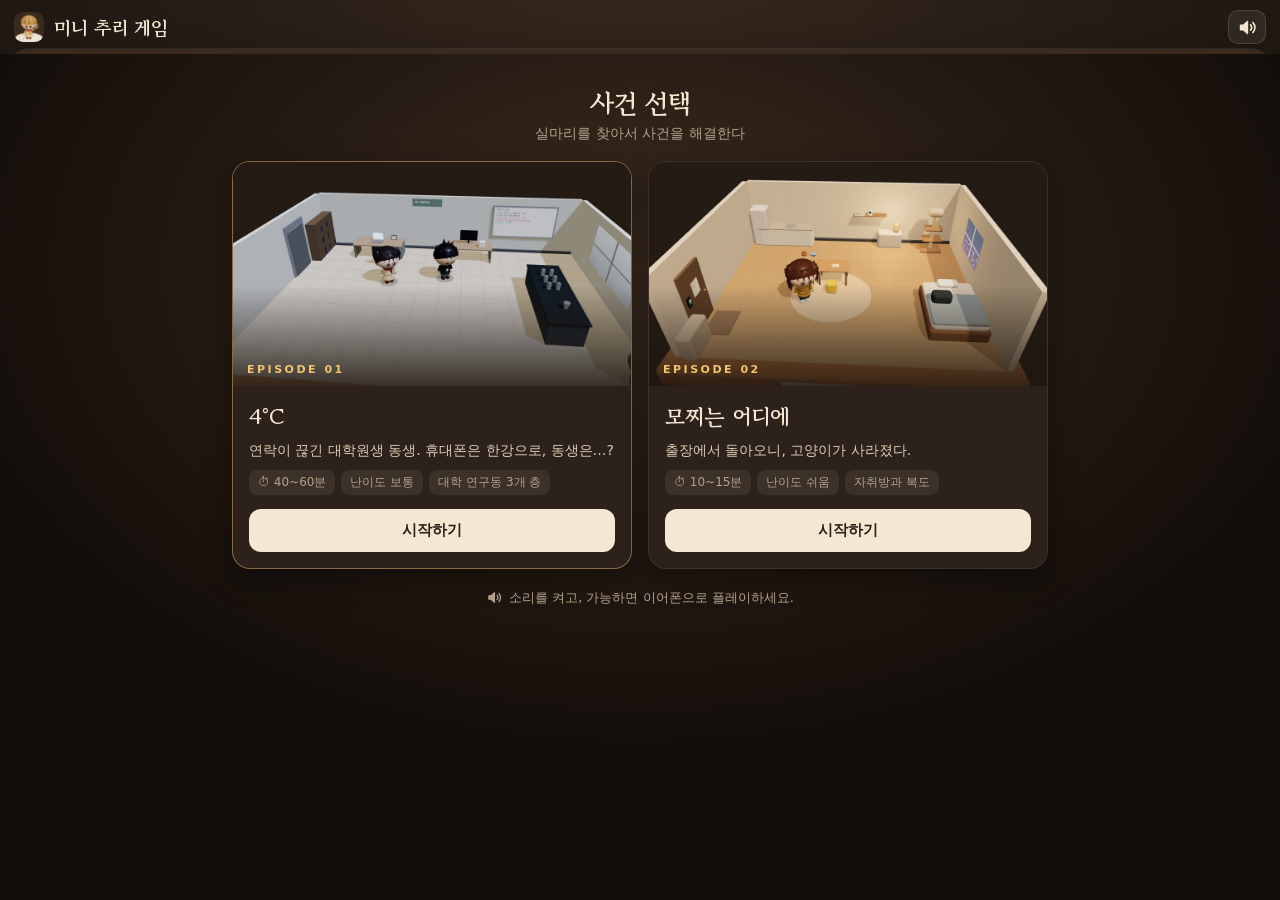
<file: web/index.html>
<!DOCTYPE html>
<html lang="ko">
<head>
  <meta charset="utf-8">
  <meta name="viewport" content="width=device-width, initial-scale=1, maximum-scale=1, user-scalable=no, viewport-fit=cover">
  <meta name="apple-mobile-web-app-capable" content="yes">
  <meta name="mobile-web-app-capable" content="yes">
  <meta name="apple-mobile-web-app-status-bar-style" content="black-translucent">
  <meta name="apple-mobile-web-app-title" content="미니 추리 게임">
  <meta name="theme-color" content="#1f1813">
  <title>미니 추리 게임</title>
  <meta name="description" content="실마리를 찾아서 사건을 해결한다.">
  <meta property="og:type" content="website">
  <meta property="og:site_name" content="미니 추리 게임">
  <meta property="og:title" content="미니 추리 게임">
  <meta property="og:description" content="실마리를 찾아서 사건을 해결한다.">
  <meta property="og:url" content="https://fireflower0902.github.io/diorama-mystery/">
  <meta property="og:image" content="https://fireflower0902.github.io/diorama-mystery/og.png">
  <meta property="og:image:width" content="1200">
  <meta property="og:image:height" content="630">
  <meta property="og:image:alt" content="작은 연구실 방과 피규어 캐릭터">
  <meta property="og:locale" content="ko_KR">
  <meta name="twitter:card" content="summary_large_image">
  <meta name="twitter:title" content="미니 추리 게임">
  <meta name="twitter:description" content="실마리를 찾아서 사건을 해결한다.">
  <meta name="twitter:image" content="https://fireflower0902.github.io/diorama-mystery/og.png">
  <link rel="icon" href="favicon.png" type="image/png">
  <link rel="apple-touch-icon" href="apple-touch-icon.png">
  <link rel="preconnect" href="https://fonts.googleapis.com">
  <link rel="preconnect" href="https://fonts.gstatic.com" crossorigin>
  <link rel="stylesheet" href="https://fonts.googleapis.com/css2?family=Gowun+Batang:wght@400;700&family=Nanum+Pen+Script&family=Gaegu:wght@400;700&display=swap">
  <link rel="stylesheet" href="css/style.css?v=20261119231914">
</head>
<body>
  <header id="hdr"></header>
  <div id="stage">
    <div id="world"><div class="tilt top"></div><div class="tilt bot"></div><div class="vig"></div></div>
    <div id="stageui"><div id="where"></div>
      <div id="zoomctl"><button data-act="zoomin" aria-label="확대">＋</button><button data-act="zoomout" aria-label="축소">－</button></div>
      <div id="keys">클릭: 걷기·조사 · 휠: 확대 · WASD: 걷기 · ◆ 아직 안 본 곳</div></div>
    <div id="thought"></div>
  </div>
  <nav id="dock"></nav>
  <div id="panel"><div class="pbar" id="ptabs"></div><main id="main"></main></div>
  <div id="overlay"></div>
  <div id="toasts"></div>
  <div id="tip"></div>
  <div id="fade"></div>
  <div id="rotate"><div class="rot">📱</div><b>휴대폰을 세로로 세워 주세요</b><p>이 게임은 세로 화면에 맞춰져 있습니다.</p></div>
  <script src="vendor/three.min.js?v=20261119231914"></script>
  <script src="js/cases.js?v=20261119231914"></script>
  <script>document.write('<script src="cases/' + CASE_ID + '/data.js?v=20261119231914"><\/script><script src="cases/' + CASE_ID + '/content.js?v=20261119231914"><\/script>');</script>
  <script src="js/scenes.js?v=20261119231914"></script>
  <script src="js/voices.js?v=20261119231914"></script>
  <script src="js/audio.js?v=20261119231914"></script>
  <script src="js/characters.js?v=20261119231914"></script>
  <script src="js/world.js?v=20261119231914"></script>
  <script src="js/app.js?v=20261119231914"></script>
</body>
</html>
</file>
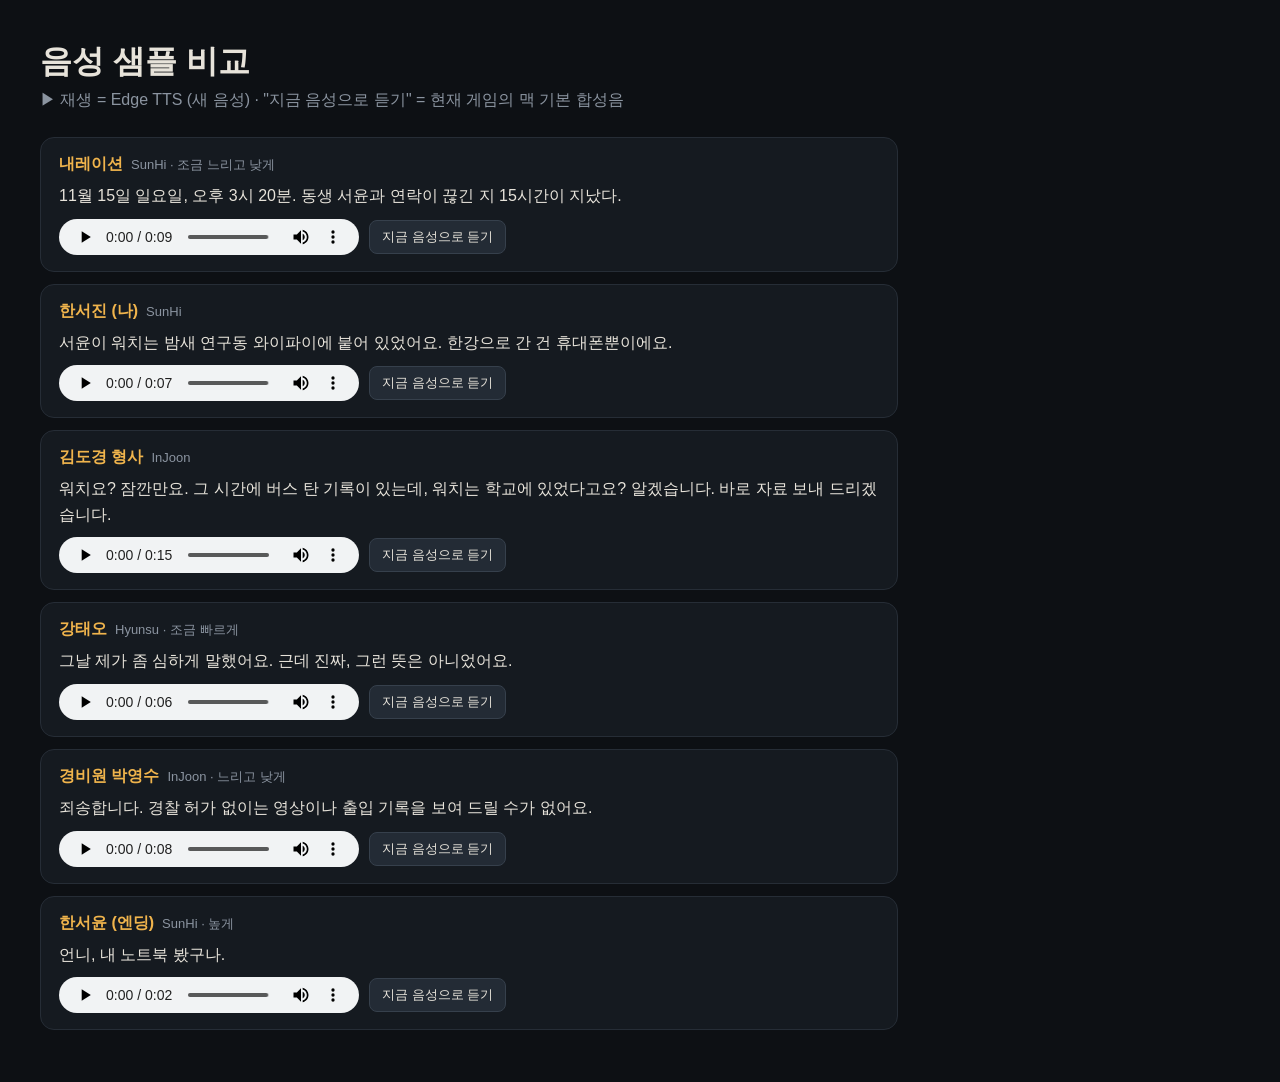
<file: web/audio/samples/index.html>
<!DOCTYPE html>
<html lang="ko">
<head>
  <meta charset="utf-8">
  <title>4°C 음성 샘플 (Edge TTS)</title>
  <style>
    body { margin: 0; padding: 40px; background: #0d1014; color: #e7e3da; font-family: -apple-system, "Apple SD Gothic Neo", sans-serif; }
    h1 { margin: 0 0 6px; } p.sub { color: #8b94a0; margin: 0 0 26px; }
    .row { background: #151a20; border: 1px solid #262d36; border-radius: 14px; padding: 16px 18px; margin: 12px 0; max-width: 820px; }
    .row b { color: #f0b44c; } .row span { color: #8b94a0; font-size: 13px; margin-left: 8px; }
    .row p { margin: 8px 0 10px; line-height: 1.6; }
    .btns { display: flex; gap: 10px; align-items: center; flex-wrap: wrap; }
    audio { height: 36px; }
    button { background: #232b35; color: #e7e3da; border: 1px solid #36404c; border-radius: 8px; padding: 7px 12px; cursor: pointer; }
    button:hover { border-color: #f0b44c; }
  </style>
</head>
<body>
  <h1>음성 샘플 비교</h1>
  <p class="sub">▶ 재생 = Edge TTS (새 음성) · "지금 음성으로 듣기" = 현재 게임의 맥 기본 합성음</p>
  <div id="list"></div>
  <script>
    const S = [
      ['1_내레이션', '내레이션', 'SunHi · 조금 느리고 낮게', '11월 15일 일요일, 오후 3시 20분. 동생 서윤과 연락이 끊긴 지 15시간이 지났다.', 'Yuna', 0.95, 1.0],
      ['2_서진', '한서진 (나)', 'SunHi', '서윤이 워치는 밤새 연구동 와이파이에 붙어 있었어요. 한강으로 간 건 휴대폰뿐이에요.', 'Flo', 1.05, 1.05],
      ['3_형사_김도경', '김도경 형사', 'InJoon', '워치요? 잠깐만요. 그 시간에 버스 탄 기록이 있는데, 워치는 학교에 있었다고요? 알겠습니다. 바로 자료 보내 드리겠습니다.', 'Reed', 1.0, 0.85],
      ['4_강태오', '강태오', 'Hyunsu · 조금 빠르게', '그날 제가 좀 심하게 말했어요. 근데 진짜, 그런 뜻은 아니었어요.', 'Rocko', 1.08, 1.0],
      ['5_경비원_박영수', '경비원 박영수', 'InJoon · 느리고 낮게', '죄송합니다. 경찰 허가 없이는 영상이나 출입 기록을 보여 드릴 수가 없어요.', 'Grandpa', 0.92, 0.9],
      ['6_서윤_엔딩', '한서윤 (엔딩)', 'SunHi · 높게', '언니, 내 노트북 봤구나.', 'Shelley', 1.05, 1.15],
    ];
    document.getElementById('list').innerHTML = S.map(([f, who, v, t], i) => `<div class="row"><b>${who}</b><span>${v}</span><p>${t}</p>
      <div class="btns"><audio controls src="${encodeURIComponent(f)}.mp3"></audio><button onclick="old(${i})">지금 음성으로 듣기</button></div></div>`).join('');
    function old(i) {
      const [, , , t, name, rate, pitch] = S[i]; speechSynthesis.cancel();
      const u = new SpeechSynthesisUtterance(t); u.lang = 'ko-KR'; u.rate = rate; u.pitch = pitch;
      const v = speechSynthesis.getVoices().find(v => v.name.includes(name)); if (v) u.voice = v;
      speechSynthesis.speak(u);
    }
  </script>
</body>
</html>
</file>
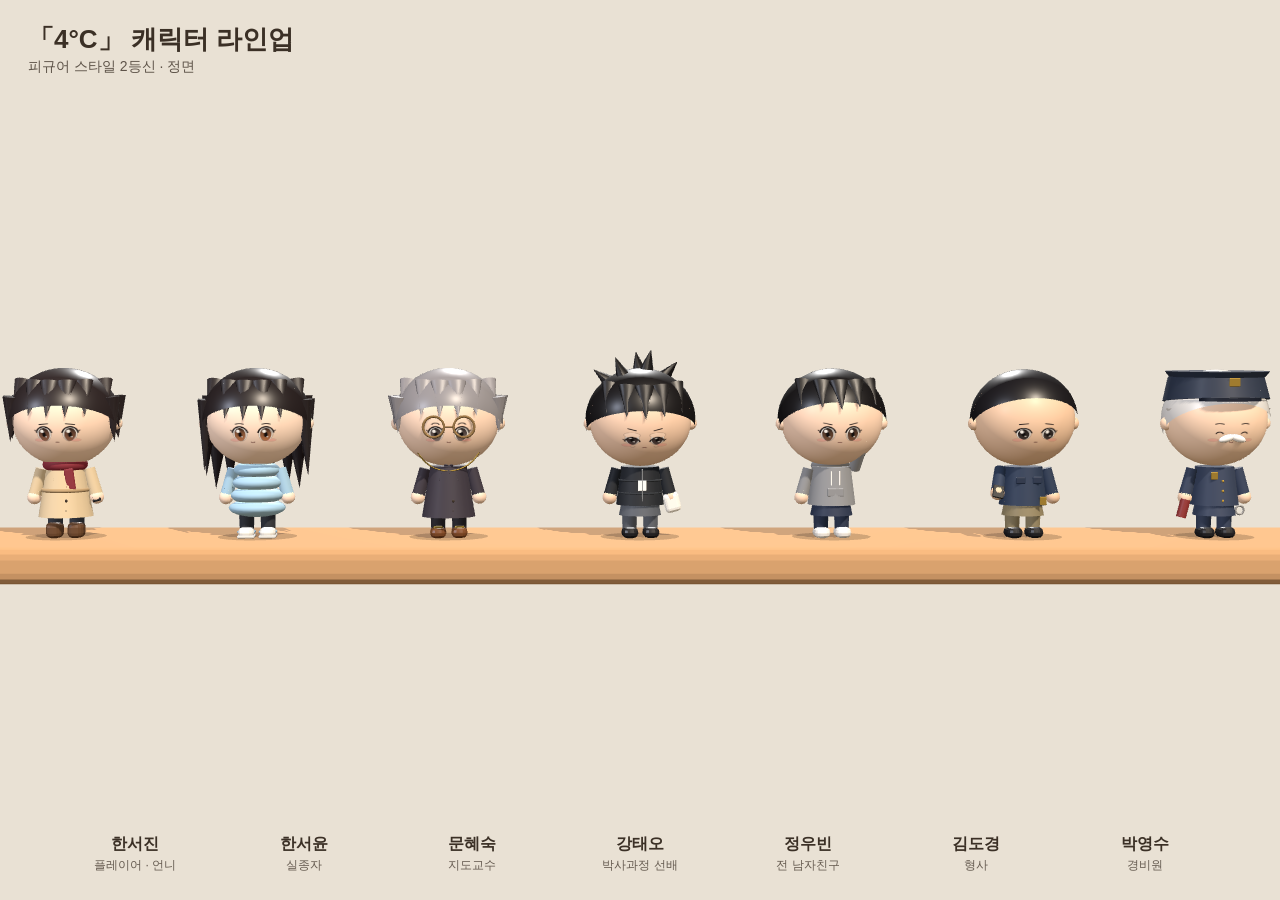
<file: web/concepts/characters.html>
<!DOCTYPE html>
<html lang="ko">
<head>
  <meta charset="utf-8">
  <title>4°C 캐릭터 라인업</title>
  <style>
    html, body { margin: 0; height: 100%; background: #e9e1d4; overflow: hidden; font-family: -apple-system, "Apple SD Gothic Neo", sans-serif; }
    #view { position: fixed; inset: 0; }
    .title { position: fixed; left: 28px; top: 22px; color: #3b3026; z-index: 2; } .title b { font-size: 26px; display: block; } .title span { font-size: 14px; opacity: .8; }
    .names { position: fixed; left: 0; right: 0; bottom: 26px; display: flex; justify-content: space-around; padding: 0 4%; z-index: 2; }
    .names div { text-align: center; color: #3b3026; width: 13%; } .names b { display: block; font-size: 16px; } .names span { font-size: 12px; opacity: .75; }
  </style>
</head>
<body>
  <div id="view"></div>
  <div class="title"><b>「4°C」 캐릭터 라인업</b><span id="sub">디오라마 2.5등신 · 비주얼 바이블 설정 기준</span></div>
  <div class="names" id="names"></div>
  <script src="../vendor/three.min.js"></script>
  <script src="../js/characters.js"></script>
  <script>
    const angle = (new URLSearchParams(location.search).get('a') || 'front');
    const expr = angle === 'expr';
    const ids = expr ? ['seojin','seojin','seojin','seojin','seojin','seojin','seojin'] : ['seojin', 'seoyun', 'prof', 'taeo', 'woobin', 'detective', 'guard'];
    const moods = ['calm', 'smile', 'surprised', 'uneasy', 'sad', 'sharp', 'closed'];
    const moodName = { calm: '평온', smile: '미소', surprised: '놀람', uneasy: '불안', sad: '슬픔', sharp: '날카로움', closed: '웃음' };
    const roles = { seojin: '플레이어 · 언니', seoyun: '실종자', prof: '지도교수', taeo: '박사과정 선배', woobin: '전 남자친구', detective: '형사', guard: '경비원' };
    document.getElementById('names').innerHTML = ids.map((id, i) => expr ? `<div><b>${moodName[moods[i]]}</b><span>${moods[i]}</span></div>` : `<div><b>${CHARS.SPEC[id].name}</b><span>${roles[id]}</span></div>`).join('');
    document.getElementById('sub').textContent = expr ? '한서진 · 표정 교체 (넨도로이드식 얼굴 파츠)' : '피규어 스타일 2등신 · ' + (angle === 'back' ? '뒷모습' : angle === 'side' ? '3/4 측면' : '정면');
    const W = innerWidth, H = innerHeight;
    const r = new THREE.WebGLRenderer({ antialias: true }); r.setSize(W, H); r.shadowMap.enabled = true; r.shadowMap.type = THREE.PCFSoftShadowMap; r.outputEncoding = THREE.sRGBEncoding;
    document.getElementById('view').appendChild(r.domElement);
    const scene = new THREE.Scene(); scene.background = new THREE.Color(0xe9e1d4);
    const cam = new THREE.PerspectiveCamera(24, W / H, 0.1, 100); cam.position.set(0, 1.5, 15); cam.lookAt(0, 0.62, 0);
    scene.add(new THREE.HemisphereLight(0xfff6ea, 0xb9a88f, 0.6)); const fill = new THREE.DirectionalLight(0xdfe8ff, 0.35); fill.position.set(-5, 3, 4); scene.add(fill); const rim = new THREE.DirectionalLight(0xffffff, 0.5); rim.position.set(0, 4, -6); scene.add(rim);
    const l = new THREE.DirectionalLight(0xfff0dc, 0.95); l.position.set(3, 7, 6); l.castShadow = true; l.shadow.mapSize.set(2048, 2048); Object.assign(l.shadow.camera, { left: -6, right: 6, top: 4, bottom: -2 }); l.shadow.normalBias = 0.02; scene.add(l);
    const base = new THREE.Mesh(CHARS.rbox(10.6, 0.25, 1.6, 0.08), new THREE.MeshStandardMaterial({ color: 0xc89b6d, roughness: 0.9 })); base.position.y = -0.25; base.receiveShadow = true; scene.add(base);
    ids.forEach((id, i) => { const c = CHARS.build(id); if (expr) CHARS.setExpression(c, moods[i]); c.position.set(-4.08 + i * 1.36, 0, 0); c.rotation.y = angle === 'back' ? Math.PI : angle === 'side' ? -0.75 : 0.1; scene.add(c); });
    r.render(scene, cam); document.body.dataset.ready = '1';
  </script>
</body>
</html>
</file>
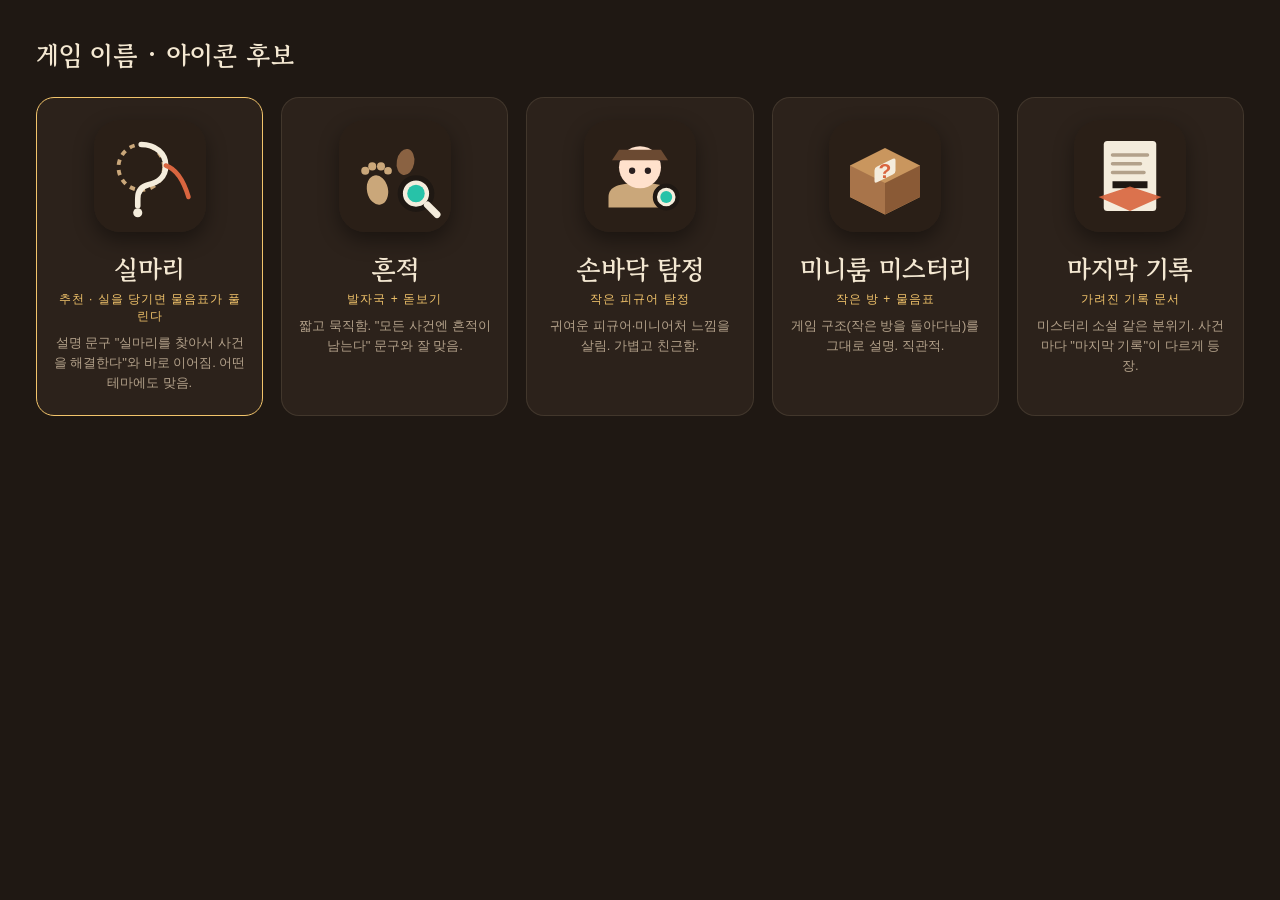
<file: web/concepts/names.html>
<!DOCTYPE html>
<html lang="ko"><head><meta charset="utf-8"><title>이름·아이콘 후보</title>
<link rel="stylesheet" href="https://fonts.googleapis.com/css2?family=Gowun+Batang:wght@700&display=swap">
<style>
body { margin: 0; background: #1f1813; color: #f4e8d2; font-family: -apple-system, "Apple SD Gothic Neo", sans-serif; padding: 36px; }
h1 { font-family: "Gowun Batang", serif; margin: 0 0 24px; font-size: 26px; }
.grid { display: grid; grid-template-columns: repeat(5, 1fr); gap: 18px; }
.c { background: #2c221b; border-radius: 18px; padding: 22px 16px; text-align: center; border: 1px solid rgba(255,230,190,.1); }
.c svg { width: 112px; height: 112px; border-radius: 26px; box-shadow: 0 8px 20px rgba(0,0,0,.4); }
.c b { display: block; font-family: "Gowun Batang", serif; font-size: 26px; margin: 14px 0 4px; }
.c small { display: block; color: #f2c46b; font-size: 12px; letter-spacing: 1px; margin-bottom: 8px; }
.c p { margin: 0; font-size: 13px; color: #b3a18a; line-height: 1.55; }
.c.rec { border-color: #f2c46b; }
</style></head><body>
<h1>게임 이름 · 아이콘 후보</h1>
<div class="grid">
  <div class="c rec">
    <svg viewBox="0 0 64 64"><rect width="64" height="64" rx="14" fill="#2a1f17"/><circle cx="27" cy="27" r="13" fill="none" stroke="#caa77a" stroke-width="2.2" stroke-dasharray="3 3"/><path d="M27 14c8 0 14 5 14 12s-5 10-10 11c-4 1-6 4-6 8v4" fill="none" stroke="#f4ecdc" stroke-width="3.2" stroke-linecap="round"/><circle cx="25" cy="53" r="2.6" fill="#f4ecdc"/><path d="M41 26c6 2 10 8 13 18" fill="none" stroke="#d9653f" stroke-width="2.6" stroke-linecap="round"/></svg>
    <b>실마리</b><small>추천 · 실을 당기면 물음표가 풀린다</small><p>설명 문구 "실마리를 찾아서 사건을 해결한다"와 바로 이어짐. 어떤 테마에도 맞음.</p>
  </div>
  <div class="c">
    <svg viewBox="0 0 64 64"><rect width="64" height="64" rx="14" fill="#2a1f17"/><ellipse cx="22" cy="40" rx="6" ry="8.5" fill="#caa77a" transform="rotate(-12 22 40)"/><g fill="#caa77a"><circle cx="15" cy="29" r="2.3"/><circle cx="19" cy="26.5" r="2.3"/><circle cx="24" cy="26.5" r="2.3"/><circle cx="28" cy="29" r="2.2"/></g><ellipse cx="38" cy="24" rx="5" ry="7.5" fill="#8a6242" transform="rotate(10 38 24)"/><circle cx="44" cy="42" r="9" fill="#f4ecdc" stroke="#1f1813" stroke-width="3"/><circle cx="44" cy="42" r="5" fill="#27c2a8"/><path d="M50.5 48.5 56 54" stroke="#f4ecdc" stroke-width="4" stroke-linecap="round"/></svg>
    <b>흔적</b><small>발자국 + 돋보기</small><p>짧고 묵직함. "모든 사건엔 흔적이 남는다" 문구와 잘 맞음.</p>
  </div>
  <div class="c">
    <svg viewBox="0 0 64 64"><rect width="64" height="64" rx="14" fill="#2a1f17"/><path d="M14 44c0-6 6-8 18-8s18 2 18 8v6H14z" fill="#caa77a"/><circle cx="32" cy="27" r="12" fill="#ffe1cc"/><path d="M19 24c2-9 24-9 26 0-6-3-20-3-26 0z" fill="#2a2224"/><path d="M16 23h32l-4-6H20z" fill="#6b4a32"/><circle cx="27.5" cy="29" r="1.8" fill="#2a2020"/><circle cx="36.5" cy="29" r="1.8" fill="#2a2020"/><circle cx="47" cy="44" r="6.5" fill="#f4ecdc" stroke="#1f1813" stroke-width="2.4"/><circle cx="47" cy="44" r="3.4" fill="#27c2a8"/></svg>
    <b>손바닥 탐정</b><small>작은 피규어 탐정</small><p>귀여운 피규어·미니어처 느낌을 살림. 가볍고 친근함.</p>
  </div>
  <div class="c">
    <svg viewBox="0 0 64 64"><rect width="64" height="64" rx="14" fill="#2a1f17"/><path d="M12 26 32 16l20 10v18L32 54 12 44z" fill="#c9965e"/><path d="M12 26l20 10v18L12 44z" fill="#a8744a"/><path d="M32 36l20-10v18L32 54z" fill="#8a5a36"/><rect x="26" y="25" width="12" height="9" rx="1.5" fill="#f4ecdc" transform="skewY(-26) translate(0 15)"/><text x="32" y="33" font-size="12" font-weight="800" text-anchor="middle" fill="#d9653f" font-family="sans-serif">?</text></svg>
    <b>미니룸 미스터리</b><small>작은 방 + 물음표</small><p>게임 구조(작은 방을 돌아다님)를 그대로 설명. 직관적.</p>
  </div>
  <div class="c">
    <svg viewBox="0 0 64 64"><rect width="64" height="64" rx="14" fill="#2a1f17"/><rect x="17" y="12" width="30" height="40" rx="2" fill="#f4ecdc"/><path d="M22 20h20M22 25h16M22 30h18" stroke="#b3a18a" stroke-width="2" stroke-linecap="round"/><rect x="22" y="35" width="20" height="4" fill="#1f1813"/><path d="M14 44l18-6 18 6-18 8z" fill="#d9653f" opacity=".9"/></svg>
    <b>마지막 기록</b><small>가려진 기록 문서</small><p>미스터리 소설 같은 분위기. 사건마다 "마지막 기록"이 다르게 등장.</p>
  </div>
</div>
</body></html>
</file>
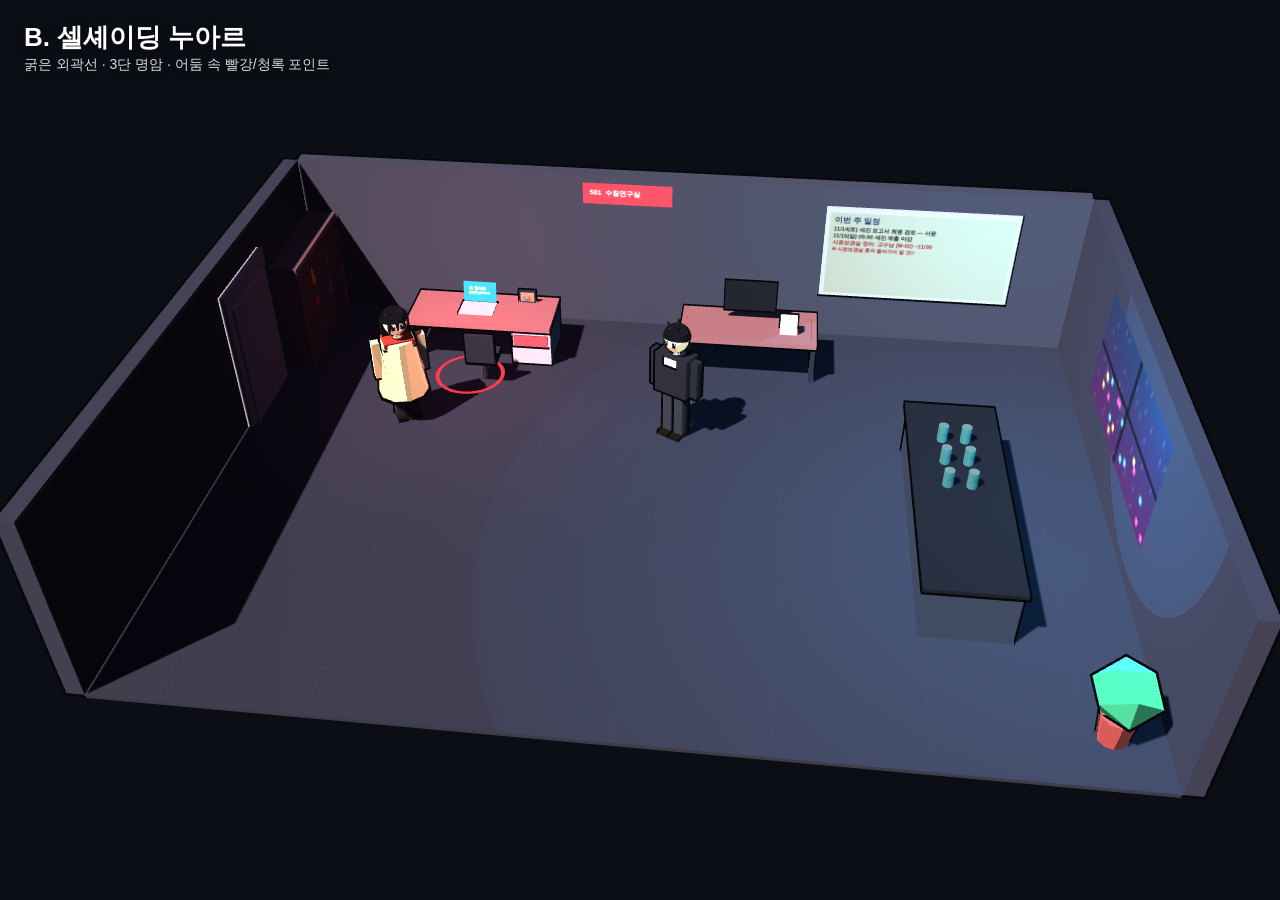
<file: web/concepts/preview.html>
<!DOCTYPE html>
<html lang="ko">
<head>
  <meta charset="utf-8">
  <title>4°C 컨셉 시안</title>
  <style>
    html, body { margin: 0; height: 100%; background: #000; overflow: hidden; font-family: -apple-system, "Apple SD Gothic Neo", sans-serif; }
    #view { position: fixed; inset: 0; } .tilt { z-index: 2; }
    .tilt { position: fixed; left: 0; right: 0; height: 26%; pointer-events: none; backdrop-filter: blur(5px); -webkit-backdrop-filter: blur(5px); }
    .tilt.top { top: 0; -webkit-mask-image: linear-gradient(#000, transparent); mask-image: linear-gradient(#000, transparent); }
    .tilt.bot { bottom: 0; -webkit-mask-image: linear-gradient(transparent, #000); mask-image: linear-gradient(transparent, #000); }
    .label { position: fixed; z-index: 5; left: 24px; top: 20px; color: #fff; text-shadow: 0 2px 10px rgba(0,0,0,.5); }
    .label b { display: block; font-size: 26px; } .label span { font-size: 14px; opacity: .85; }
    .s-a .label { color: #4a3a2a; text-shadow: none; }
  </style>
</head>
<body>
  <div id="view"></div>
  <div class="label"><b id="t"></b><span id="d"></span></div>
  <script src="../vendor/three.min.js"></script>
  <script>
    const s = (new URLSearchParams(location.search).get('s') || 'b').toLowerCase();
    const info = { a: ['A. 미니어처 디오라마', '책상 위 모형 세트 · 2~3등신 · 파스텔 · 틸트시프트'], b: ['B. 셀셰이딩 누아르', '굵은 외곽선 · 3단 명암 · 어둠 속 빨강/청록 포인트'], c: ['C. 복셀 탐정', '블록 세계 · 비 오는 밤 · 네온 조명'] }[s];
    document.body.className = 's-' + s; document.getElementById('t').textContent = info[0]; document.getElementById('d').textContent = info[1];
    if (s === 'a') { ['top', 'bot'].forEach(k => { const d = document.createElement('div'); d.className = 'tilt ' + k; document.body.appendChild(d); }); }
  </script>
  <script src="preview.js"></script>
</body>
</html>
</file>
<file: web/css/style.css>
/* 미니 추리 게임 — 디자인 컨셉: 원목 진열 상자 + 크라프트지 사건 파일 + 손글씨 메모
 * 화면: 헤더 / 무대(3D 디오라마) / 독(아래 메뉴). 모바일은 세로 화면 전용. */
:root {
  --bg: #1f1813; --bg2: #2a2019; --wood: #6b4a32; --wood-l: #8a6242;
  --kraft: #caa77a; --kraft-d: #a8865a; --paper: #f7f0e1; --paper2: #ede1c8; --ink: #2b221b; --ink2: #6f604f;
  --cream: #f4e8d2; --muted: #b3a18a; --line: rgba(244,232,210,.14);
  --accent: #d9653f; --teal: #22b39c; --teal-d: #138a77; --gold: #f2c46b; --red: #d6503f;
  --mono: ui-monospace, "SF Mono", Menlo, Consolas, monospace;
  --serif: "Gowun Batang", "AppleMyungjo", serif;
  --hand: "Nanum Pen Script", "Gaegu", cursive;
  --sat: env(safe-area-inset-top); --sab: env(safe-area-inset-bottom);
  font-family: -apple-system, "Apple SD Gothic Neo", "Pretendard", "Noto Sans KR", system-ui, sans-serif;
}
* { box-sizing: border-box; -webkit-tap-highlight-color: transparent; }
html, body { margin: 0; height: 100%; background: var(--bg); color: var(--cream); }
body { display: flex; flex-direction: column; height: 100vh; height: 100dvh; overflow: hidden; overscroll-behavior: none;
  padding: var(--sat) env(safe-area-inset-right) 0 env(safe-area-inset-left);
  background: radial-gradient(900px 520px at 50% -10%, #3a2a1e 0%, transparent 70%), var(--bg); }
button { font: inherit; color: inherit; cursor: pointer; }
.muted { color: var(--muted); font-size: 13px; }

/* ───────── 헤더 ───────── */
#hdr { flex: none; display: flex; align-items: center; gap: 12px; height: 54px; padding: 0 14px; position: relative; z-index: 25; }
.brand { display: flex; align-items: center; gap: 10px; min-width: 0; }
.brand small { display: block; font-size: 10.5px; letter-spacing: 2px; color: var(--muted); }
.brand b { display: block; font-family: var(--serif); font-size: 19px; font-weight: 700; color: var(--cream); white-space: nowrap; overflow: hidden; text-overflow: ellipsis; }
.logo { width: 30px; height: 30px; flex: none; background: url(../icon.png) center/cover no-repeat; border-radius: 9px; }
.logo.big { width: 64px; height: 64px; border-radius: 16px; display: inline-block; }
.hstat { margin-left: auto; display: flex; align-items: center; gap: 6px; }
.clock { font-family: var(--mono); font-size: 12px; color: var(--gold); background: rgba(0,0,0,.25); padding: 5px 9px; border-radius: 8px; white-space: nowrap; }
.hbtn { background: rgba(244,232,210,.08); border: 1px solid var(--line); border-radius: 10px; width: 38px; height: 34px; font-size: 15px; display: grid; place-items: center; }
.hbtn.off { opacity: .7; }

/* ───────── 무대 (3D) ───────── */
#stage { flex: 1; min-height: 0; position: relative; margin: 0 10px; border-radius: 20px; overflow: hidden; background: #241b15;
  box-shadow: inset 0 0 0 1px rgba(255,230,190,.10), 0 0 0 5px #3a2a1e, 0 0 0 6px rgba(255,230,190,.08), 0 14px 34px rgba(0,0,0,.5); }
#world { position: absolute; inset: 0; }
#world canvas { display: block; width: 100%; height: 100%; position: relative; z-index: 0; }
#world .tilt { position: absolute; left: 0; right: 0; height: 16%; z-index: 1; pointer-events: none; backdrop-filter: blur(2.5px); -webkit-backdrop-filter: blur(2.5px); }
#world .tilt.top { top: 0; -webkit-mask-image: linear-gradient(#000, transparent); mask-image: linear-gradient(#000, transparent); }
#world .tilt.bot { bottom: 0; -webkit-mask-image: linear-gradient(transparent, #000); mask-image: linear-gradient(transparent, #000); }
#world .vig { position: absolute; inset: 0; z-index: 1; pointer-events: none; background: radial-gradient(ellipse at 50% 45%, transparent 58%, rgba(10,6,3,.5) 100%); }
#stageui { display: none; } #stageui.on { display: block; }
#where { position: absolute; left: 12px; top: 12px; z-index: 3; background: rgba(31,24,19,.78); border: 1px solid var(--line); color: var(--cream); padding: 6px 12px; border-radius: 99px; font-size: 13px; backdrop-filter: blur(6px); pointer-events: none; }
#zoomctl { position: absolute; right: 12px; bottom: 12px; z-index: 3; display: flex; flex-direction: column; gap: 6px; }
#zoomctl button { width: 40px; height: 40px; border-radius: 12px; border: 1px solid var(--line); background: rgba(31,24,19,.78); color: var(--cream); font-size: 20px; backdrop-filter: blur(6px); }
#keys { position: absolute; left: 50%; bottom: 12px; transform: translateX(-50%); z-index: 3; font-size: 12px; color: var(--muted); background: rgba(31,24,19,.6); padding: 5px 12px; border-radius: 99px; white-space: nowrap; pointer-events: none; }
@media (pointer: coarse) { #keys { display: none; } }

/* 근처 사물 고르기 */
.pickbox { position: absolute; z-index: 6; background: var(--paper); color: var(--ink); border-radius: 14px; padding: 8px; box-shadow: 0 10px 28px rgba(0,0,0,.45); display: flex; flex-direction: column; gap: 5px; min-width: 170px; animation: pop .16s ease-out; }
.pickbox::after { content: ''; position: absolute; left: 50%; bottom: -7px; width: 14px; height: 14px; background: var(--paper); transform: translateX(-50%) rotate(45deg); }
.pickbox em { font-style: normal; font-size: 11px; color: var(--ink2); padding: 0 6px; }
.pickbox button { display: flex; align-items: center; justify-content: space-between; gap: 10px; border: 0; background: var(--paper2); border-radius: 10px; padding: 10px 12px; font-size: 14px; text-align: left; position: relative; z-index: 1; }
.pickbox button:first-of-type { background: var(--ink); color: var(--paper); }
.pickbox button i { font-style: normal; font-size: 18px; opacity: .8; }

/* 생각 말풍선 */
#thought { position: absolute; z-index: 7; max-width: min(320px, 82%); background: #fffdf6; color: var(--ink); border-radius: 18px; padding: 12px 15px; box-shadow: 0 10px 30px rgba(0,0,0,.4); opacity: 0; transform: translateY(6px) scale(.97); pointer-events: none; transition: opacity .2s, transform .2s; }
#thought.on { opacity: 1; transform: none; pointer-events: auto; }
#thought p { margin: 0; font-family: var(--hand); font-size: 22px; line-height: 1.25; }
#thought em { display: block; font-style: normal; font-size: 12px; color: var(--ink2); margin-top: 6px; }
#thought::before, #thought::after { content: ''; position: absolute; background: #fffdf6; border-radius: 50%; }
#thought::before { width: 14px; height: 14px; left: 50%; bottom: -12px; }
#thought::after { width: 8px; height: 8px; left: calc(50% + 8px); bottom: -22px; }

/* ───────── 독 (아래 메뉴) ───────── */
#dock { flex: none; display: none; justify-content: center; align-items: flex-end; gap: clamp(18px, 7vw, 46px); height: calc(94px + var(--sab)); padding: 0 12px var(--sab); }
body.playing #dock { display: flex; }
.dk { display: flex; flex-direction: column; align-items: center; gap: 5px; background: none; border: 0; padding: 0 0 12px; color: var(--cream); min-width: 72px; }
.dk em { font-style: normal; font-size: 12px; color: var(--muted); }
.dk .ic { position: relative; width: 50px; height: 50px; border-radius: 16px; display: grid; place-items: center; background: linear-gradient(160deg, #d8b98c, var(--kraft-d)); color: var(--ink); box-shadow: 0 3px 0 #7a5a38, 0 8px 18px rgba(0,0,0,.35); }
.dk .ic svg { width: 28px; height: 28px; }
.dk.think .ic { background: linear-gradient(160deg, #f6efe2, #d9ccb3); box-shadow: 0 3px 0 #9a8a6e, 0 8px 18px rgba(0,0,0,.35); }
.dk.phone .ic { width: 66px; height: 66px; border-radius: 22px; color: #fff; background: linear-gradient(160deg, #3fdcc0, var(--teal-d)); box-shadow: 0 4px 0 #0c6b5c, 0 10px 26px rgba(34,179,156,.45); transform: translateY(-8px); }
.dk.phone .ic svg { width: 36px; height: 36px; }
.dk.phone em { color: #7fe6d3; font-weight: 700; transform: translateY(-8px); }
.dk.phone.ring .ic { animation: ring 2.6s infinite; }
.dk.phone.point .ic, .dk.think.nudge .ic { animation: nudge 1s 4; }
.dk.think.nudge em { color: var(--gold); }
@keyframes ring { 0%, 86%, 100% { transform: translateY(-8px) rotate(0); } 89% { transform: translateY(-8px) rotate(-9deg); } 92% { transform: translateY(-8px) rotate(9deg); } 95% { transform: translateY(-8px) rotate(-5deg); } }
@keyframes nudge { 50% { box-shadow: 0 0 0 8px rgba(242,196,107,.55), 0 10px 26px rgba(0,0,0,.4); } }
.dk .badge { position: absolute; top: -6px; right: -6px; min-width: 22px; height: 22px; border-radius: 11px; background: var(--red); color: #fff; font-style: normal; font-size: 12px; font-weight: 800; display: grid; place-items: center; padding: 0 6px; box-shadow: 0 0 0 2px var(--bg); }
.dk .dot { position: absolute; top: -3px; right: -3px; width: 12px; height: 12px; border-radius: 50%; background: var(--accent); box-shadow: 0 0 0 2px var(--bg); }

/* ───────── 공통 버튼 ───────── */
.btn { background: var(--ink); color: var(--paper); border: 0; border-radius: 12px; padding: 10px 18px; font-weight: 700; font-size: 14px; }
.btn:hover { filter: brightness(1.1); }
.btn:disabled { opacity: .35; cursor: default; filter: none; }
.btn.ghost { background: transparent; color: inherit; border: 1.5px solid currentColor; font-weight: 600; opacity: .85; }
.btn.sm { padding: 6px 11px; font-size: 12px; border-radius: 9px; }
.btn.big { padding: 14px 30px; font-size: 16px; border-radius: 14px; }
.btn.danger { background: var(--red); color: #fff; }
.row2 { display: flex; gap: 10px; flex-wrap: wrap; justify-content: center; margin-top: 14px; }

/* ───────── 패널 (크라프트지 파일) ───────── */
#panel { position: fixed; z-index: 15; display: none; flex-direction: column; top: calc(54px + var(--sat)); left: 0; right: 0; bottom: 0; background: var(--paper2); color: var(--ink); border-radius: 18px 18px 0 0; box-shadow: 0 -10px 40px rgba(0,0,0,.5); overflow: hidden; animation: up .22s ease-out; }
#panel.show { display: flex; }
@keyframes up { from { transform: translateY(24px); opacity: 0; } }
@keyframes pop { from { opacity: 0; transform: scale(.96); } }
.pbar { display: flex; align-items: center; gap: 10px; padding: 9px 10px 0 14px; background: var(--kraft); border-bottom: 3px solid var(--kraft-d); }
.pbar > b { white-space: nowrap; font-size: 15px; font-family: var(--serif); padding-bottom: 8px; }
.ptabs { display: flex; gap: 3px; flex: 1; overflow-x: auto; scrollbar-width: none; align-self: flex-end; }
.ptabs::-webkit-scrollbar { display: none; }
.ptab { background: rgba(255,255,255,.28); border: 0; border-radius: 10px 10px 0 0; padding: 8px 13px; font-size: 14px; color: var(--ink); white-space: nowrap; }
.ptab.on { background: var(--paper2); font-weight: 700; }
.pclose { background: var(--ink); color: var(--paper); border: 0; border-radius: 10px; width: 36px; height: 34px; font-size: 15px; margin-bottom: 7px; flex: none; }
#main { flex: 1; overflow-y: auto; padding: 14px; min-width: 0; -webkit-overflow-scrolling: touch; display: flex; flex-direction: column; }
#main > * { flex: none; }
@media (min-width: 900px) {
  #panel { top: calc(64px + var(--sat)); left: max(3vw, calc(50% - 640px)); right: max(3vw, calc(50% - 640px)); bottom: 24px; border-radius: 18px; }
}

/* 기기 프레임 */
.device { width: 100%; max-width: 1080px; margin: 0 auto; border-radius: 16px; overflow: hidden; background: #fff; box-shadow: 0 10px 30px rgba(60,40,20,.25); display: flex; flex-direction: column; }
.dbar { display: flex; align-items: center; gap: 6px; padding: 8px 14px; background: #e9e6e1; font-size: 12.5px; color: #555; flex: none; }
.dbar i { width: 10px; height: 10px; border-radius: 50%; background: #c9c4bc; }
.dbar span { margin-left: 8px; }
.device.laptop .dbar i:nth-child(1) { background: #ff5f57; } .device.laptop .dbar i:nth-child(2) { background: #febc2e; } .device.laptop .dbar i:nth-child(3) { background: #28c840; }
.device.laptop .dbody { background: #fafafa; color: #222; }
.device.phone { max-width: 440px; border-radius: 30px; border: 7px solid #1b1d22; background: #fff; }
.device.phone .dbar { background: #fff; justify-content: center; color: #222; font-weight: 600; } .device.phone .dbar i { display: none; }
.device.doc .dbody { background: #fffdf7; color: var(--ink); }
.device.cctv { background: #0b0d0f; } .device.cctv .dbar { background: #15181b; color: #9fb0a0; }
.dbody { min-height: 380px; flex: 1; }
#panel.p-phone #main, #panel.p-laptop #main { padding: 10px; }

/* 목록 + 내용 */
.split { display: grid; grid-template-columns: 260px 1fr; min-height: 460px; }
.list { border-right: 1px solid #e6e0d6; overflow-y: auto; max-height: 68vh; background: #fff; }
.row { display: block; width: 100%; text-align: left; background: none; border: 0; border-bottom: 1px solid #efeae2; padding: 12px 14px; color: #222; }
.row b { display: block; font-size: 14px; margin-bottom: 3px; }
.row span { display: block; font-size: 12px; opacity: .65; white-space: nowrap; overflow: hidden; text-overflow: ellipsis; }
.row em { display: block; font-size: 11px; opacity: .5; font-style: normal; margin-top: 3px; }
.row:hover { background: #f6f3ee; } .row.on { background: #fdf0d8; }
.pane { padding: 18px 22px; overflow-y: auto; max-height: 68vh; }
.pane.paper { background: #fff; color: #222; line-height: 1.7; }
.pane.paper h3 { margin: 0 0 6px; font-size: 18px; }
.pane .back { border: 0; background: #f1ece3; border-radius: 8px; padding: 6px 12px; margin-bottom: 10px; }
.mhead { font-size: 12px; color: #777; border-bottom: 1px solid #eee; padding-bottom: 10px; margin-bottom: 12px; }
.status { background: #fff1e6; color: #b2401f; border: 1px solid #f3c8b0; padding: 8px 12px; border-radius: 8px; font-size: 13px; font-weight: 600; margin-bottom: 10px; }
.empty { display: grid; place-items: center; min-height: 260px; color: #9a8e7e; text-align: center; line-height: 1.8; }
.tblwrap { overflow-x: auto; -webkit-overflow-scrolling: touch; }

/* 위치 */
.loc { display: grid; grid-template-columns: 1fr; background: #fff; }
.mapbox svg { display: block; width: 100%; }
.loclist { padding: 16px; color: #222; }
.lochead { margin-bottom: 10px; font-size: 14px; }
.lrow { padding: 8px 0; border-bottom: 1px solid #eee; font-size: 14px; }
.lrow span { font-family: var(--mono); color: #b07a1a; margin-right: 10px; }
.lrow.last { color: var(--red); }
.loc .muted { color: #888; }

/* 전화 */
.contacts { background: #fff; color: #191919; min-height: 100%; }
.crow { display: flex; align-items: center; gap: 12px; width: 100%; background: none; border: 0; border-bottom: 1px solid #f0f0f0; padding: 11px 16px; text-align: left; color: #191919; }
.crow b { display: block; font-weight: 600; } .crow span { font-size: 12px; color: #888; } .crow i { margin-left: auto; font-style: normal; font-size: 18px; }
.contacts .muted { padding: 12px 16px; color: #7a6a50; }
.avatar { width: 44px; height: 44px; border-radius: 16px; background: #c8b89a; color: #fff; display: grid; place-items: center; font-weight: 700; flex-shrink: 0; }
.avatar.big { width: 88px; height: 88px; border-radius: 32px; font-size: 34px; margin: 0 auto 10px; }
.cav { width: 92px; height: 92px; border-radius: 34px; object-fit: cover; display: block; margin: 0 auto 10px; box-shadow: 0 6px 20px rgba(0,0,0,.35); }
.cav.sm { width: 44px; height: 44px; border-radius: 16px; margin: 0; box-shadow: none; }
.call { padding: 26px 18px 18px; background: linear-gradient(#3b4a52, #1c2329); color: #fff; min-height: 100%; display: flex; flex-direction: column; gap: 14px; }
.callee { text-align: center; } .callee b { display: block; font-size: 20px; } .callee span { color: #7ee0a8; font-size: 12px; }
.lines p { margin: 7px 0; line-height: 1.55; font-size: 14.5px; } .lines .them { color: #eef3f6; } .lines .mine { color: #ffd88a; text-align: right; }
.opts { display: flex; flex-direction: column; gap: 8px; margin-top: auto; }
.opt { text-align: left; padding: 12px 14px; border-radius: 14px; background: rgba(255,255,255,.1); border: 1px solid rgba(255,255,255,.18); color: #fff; font-size: 14px; }
.opt:hover { background: rgba(255,255,255,.18); } .opt.dis { opacity: .45; cursor: default; }
.hang { align-self: center; margin-top: 6px; background: #e5483b; color: #fff; border: 0; border-radius: 99px; padding: 11px 30px; font-weight: 700; }

/* 잠금 화면 */
.device.laptop.lockscr .dbody { background: linear-gradient(135deg, #8aa5c0, #3b4f6a); display: grid; place-items: center; min-height: 460px; }
.lockbox { text-align: center; color: #fff; padding: 20px; }
.lockav { width: 96px; height: 96px; border-radius: 50%; object-fit: cover; display: block; margin: 0 auto 10px; border: 3px solid rgba(255,255,255,.6); }
.lockbox b { display: block; font-size: 20px; margin-bottom: 16px; }
.lockbox form { display: flex; gap: 6px; justify-content: center; }
.lockbox input { background: rgba(255,255,255,.25); border: 1px solid rgba(255,255,255,.4); color: #fff; border-radius: 99px; padding: 10px 16px; width: 200px; font-size: 16px; outline: none; }
.lockbox input::placeholder { color: rgba(255,255,255,.75); }
.lockbox .btn { border-radius: 99px; background: rgba(255,255,255,.3); color: #fff; }
.lockbox .muted { color: rgba(255,255,255,.85); }
.err { color: #ffd2cf; min-height: 18px; font-size: 13px; }
.shake { animation: shake .35s; }
@keyframes shake { 25% { transform: translateX(-8px); } 50% { transform: translateX(8px); } 75% { transform: translateX(-4px); } }

/* 탭, 표 */
.tabs { display: flex; gap: 4px; padding: 10px 12px 0; border-bottom: 1px solid #e6e0d6; background: #fff; }
.tab { background: none; border: 0; padding: 8px 14px; border-bottom: 2px solid transparent; font-size: 14px; opacity: .65; color: #222; }
.tab.on { border-color: var(--accent); opacity: 1; font-weight: 700; }
.tbl { width: 100%; border-collapse: collapse; font-size: 13px; margin: 10px 0; }
.tbl th, .tbl td { padding: 8px 10px; border-bottom: 1px solid #ebe5da; text-align: left; white-space: nowrap; }
.tbl th { font-size: 12px; opacity: .7; font-weight: 600; }
.tbl.mono td { font-family: var(--mono); }
.tbl tr.hl td { background: #fff4d6; }
.tbl.small td { padding: 5px 8px; font-size: 12px; }

/* 클라우드, 헬스, 문서 */
.cloud, .health, .doc { padding: 16px 18px; color: #222; background: #fff; }
.doc { background: #fffdf7; }
.crumb { font-size: 13px; color: #666; margin-bottom: 6px; }
.versions { margin-top: 14px; background: #f5f2ec; border-radius: 10px; padding: 12px 16px; }
.versions h4 { margin: 0 0 8px; }
.vrow { padding: 8px 0; border-bottom: 1px solid #e6e0d6; }
.vrow b { margin-right: 10px; } .vrow span { font-size: 12px; color: #777; } .vrow p { margin: 4px 0 0; font-size: 13px; }
.vrow.hl p { color: #b2401f; font-weight: 600; }
.hhead { display: flex; justify-content: space-between; align-items: baseline; gap: 10px; flex-wrap: wrap; margin-bottom: 4px; } .hhead span { font-size: 12px; color: #777; }
.chart { padding: 10px 0; } .chart svg { width: 100%; max-width: 760px; max-height: 230px; display: block; } .chartcap { font-size: 12px; color: #666; margin: 8px 0 0; }
.dochead { display: flex; justify-content: space-between; align-items: baseline; gap: 10px; flex-wrap: wrap; border-bottom: 2px solid var(--ink); padding-bottom: 8px; }
.dochead span { font-size: 12px; color: #666; }
.doc .muted, .health .muted { color: #7a6f60; }
.photo { margin-top: 14px; position: relative; } .photo img, .photo svg { width: 100%; display: block; border-radius: 6px; } .photo .btn { position: absolute; right: 10px; bottom: 10px; }
.photo.plan svg { max-width: 560px; }

/* CCTV (3D 장면을 찍은 화면 + CCTV 질감) */
.cctv { padding: 12px; color: #cfd6cf; }
.screen { position: relative; border-radius: 4px; overflow: hidden; background: #000; aspect-ratio: 16 / 9; }
.screen img { display: block; width: 100%; height: 100%; object-fit: cover; filter: saturate(.7) contrast(1.1) brightness(.97) sepia(.08) blur(.4px); }
.screen.night img { filter: grayscale(.85) contrast(1.25) brightness(1.05) blur(.5px); }
.screen.pet img { filter: saturate(.85) contrast(1.05) blur(.3px); }
.noise { position: absolute; inset: 0; pointer-events: none; opacity: .18; mix-blend-mode: overlay; background-image: url("data:image/svg+xml;utf8,<svg xmlns='http://www.w3.org/2000/svg' width='160' height='160'><filter id='n'><feTurbulence type='fractalNoise' baseFrequency='.9' numOctaves='2' stitchTiles='stitch'/></filter><rect width='100%' height='100%' filter='url(%23n)'/></svg>"); animation: grain .4s steps(3) infinite; }
@keyframes grain { 33% { transform: translate(-4px, 3px); } 66% { transform: translate(3px, -2px); } }
.osd { position: absolute; inset: 0; display: flex; justify-content: space-between; align-items: flex-start; flex-wrap: wrap; gap: 4px; padding: 8px 12px; font-family: var(--mono); font-size: 12px; color: #e9f7e9; text-shadow: 0 0 3px #000; pointer-events: none; }
.osd span:first-child { color: #ff5a4e; animation: blink 1.4s infinite; }
@keyframes blink { 50% { opacity: .2; } }
.scan { position: absolute; inset: 0; pointer-events: none; background: repeating-linear-gradient(0deg, rgba(0,0,0,.1) 0 1px, transparent 1px 3px); mix-blend-mode: multiply; }
.caption { font-size: 14px; padding: 12px 2px; display: flex; gap: 10px; align-items: center; flex-wrap: wrap; line-height: 1.5; }
.caption .btn { background: #e9f2e6; color: #12210f; }
.timeline { display: flex; gap: 6px; flex-wrap: wrap; }
.tframe { font-family: var(--mono); font-size: 13px; background: #161b20; border: 1px solid #2a323b; color: #9fb0a0; padding: 7px 11px; border-radius: 8px; }
.tframe.on { border-color: #6fd18a; color: #c7f5d2; }
.cctv .muted { color: #6f7d70; }

/* ───────── 사건 파일 ───────── */
.board { max-width: 1240px; margin: 0 auto; width: 100%; }
.bhead h2 { margin: 0 0 4px; font-size: 24px; font-family: var(--serif); }
.bhead p { color: var(--ink2); margin: 0 0 14px; font-size: 14px; line-height: 1.6; }
.bfilter { display: flex; gap: 6px; flex-wrap: wrap; margin: 4px 0 16px; }
.chipb { border: 1.5px solid #b59c78; background: transparent; color: var(--ink); border-radius: 99px; padding: 6px 12px; font-size: 13px; }
.chipb.on { background: var(--ink); color: var(--paper); border-color: var(--ink); }
.cards { display: grid; grid-template-columns: repeat(auto-fill, minmax(210px, 1fr)); gap: 12px; }
.card { position: relative; text-align: left; background: #fffaf0; color: var(--ink); border-radius: 3px; padding: 14px 14px 12px; box-shadow: 0 2px 0 #d9c9a8, 0 6px 14px rgba(80,50,20,.12); transform: rotate(-.4deg); }
.card:nth-child(2n) { transform: rotate(.5deg); }
.card::before { content: ''; position: absolute; top: -7px; left: 50%; width: 46px; height: 14px; transform: translateX(-50%) rotate(-2deg); background: rgba(242,214,150,.75); }
.card span { font-size: 11px; color: #9a7a4a; } .card b { display: block; margin: 3px 0 6px; font-size: 14.5px; padding-right: 22px; } .card p { margin: 0; font-size: 12.5px; line-height: 1.55; color: #4e4438; }
.card.sel { background: #fff3d6; transform: rotate(0) translateY(-2px); }
.card .star { position: absolute; top: 8px; right: 8px; background: none; border: 0; font-size: 16px; opacity: .3; filter: grayscale(1); }
.card .star.on { opacity: 1; filter: none; }
.tl { position: relative; max-width: 860px; }
.tlday { margin: 18px 0 6px; font-weight: 700; color: var(--accent); font-size: 13px; letter-spacing: 1px; }
.tlrow { display: grid; grid-template-columns: 50px 14px 1fr; gap: 10px; align-items: start; padding: 6px 0; }
.tlrow em { font-style: normal; font-family: var(--mono); color: #6a5a3a; font-size: 13px; padding-top: 2px; text-align: right; }
.tlrow i { width: 10px; height: 10px; border-radius: 50%; background: #c2ad88; margin-top: 5px; box-shadow: 0 0 0 3px var(--paper2); }
.tlrow.star i { background: var(--accent); }
.tlrow p { margin: 0; line-height: 1.5; font-size: 14px; } .tlrow span { font-size: 12px; color: var(--ink2); }
.people { display: grid; grid-template-columns: repeat(auto-fill, minmax(290px, 1fr)); gap: 12px; }
.person { display: flex; gap: 12px; background: #fffaf0; border-radius: 14px; padding: 14px; box-shadow: 0 2px 0 #d9c9a8; }
.pav { width: 54px; height: 54px; border-radius: 18px; background: #c8b89a; display: grid; place-items: center; font-weight: 800; font-size: 18px; flex-shrink: 0; object-fit: cover; color: #fff; }
.person b { display: block; } .person span { font-size: 12px; color: var(--ink2); }
.person ul { margin: 8px 0 0; padding-left: 16px; } .person li { font-size: 13.5px; line-height: 1.6; }
.person .muted { color: #9a8e7e; }

/* 연구 노트 (줄 노트 + 손글씨) */
.notebook { max-width: 720px; width: 100%; margin: 0 auto; background: #fbf6ea; color: #2c2a35; border-radius: 6px 14px 14px 6px; padding: 26px 26px 26px 46px; box-shadow: inset 18px 0 0 #7a2e2e, inset 21px 0 0 #5a1f1f, 0 14px 30px rgba(60,30,10,.3); position: relative; }
.nbcover { font-family: var(--serif); font-weight: 700; color: #7a2e2e; margin-bottom: 10px; letter-spacing: 1px; }
.nbpage { padding: 10px 0 14px; background-image: repeating-linear-gradient(transparent 0 33px, #b9cde0 33px 34px); background-position: 0 6px; }
.nbd { font-family: var(--hand); font-size: 22px; color: #8a5a2a; }
.nbpage p { margin: 0; font-family: var(--hand); font-size: 25px; line-height: 34px; color: #1f2a5a; }

/* ───────── 들여다보기 그림 (화이트보드·쪽지·안내문·사진·게시판) ───────── */
.vis { margin: 6px auto 14px; }
.wb { position: relative; background: linear-gradient(135deg, #ffffff, #eef1f2); border: 10px solid #b9bfc4; border-radius: 6px; padding: 16px 20px 26px; box-shadow: inset 0 0 30px rgba(120,140,150,.15), 0 8px 18px rgba(0,0,0,.25); }
.wbin p { margin: 2px 0; font-family: var(--hand); font-size: 25px; line-height: 1.2; }
.wb .mag { position: absolute; width: 20px; height: 20px; border-radius: 50%; top: 8px; box-shadow: inset -3px -3px 0 rgba(0,0,0,.2); }
.wb .mag.a { right: 26px; background: #e05a4a; } .wb .mag.b { right: 54px; background: #3a7bd5; }
.wb .tray { position: absolute; left: 10%; right: 10%; bottom: -14px; height: 8px; background: #9aa1a8; border-radius: 3px; }
.wb .tray i { position: absolute; top: -6px; width: 48px; height: 8px; border-radius: 4px; background: #1f3b73; left: 20%; } .wb .tray i + i { left: 40%; background: #c0392b; }
.sticky { width: min(300px, 90%); aspect-ratio: 1; background: var(--c); padding: 26px 22px; transform: rotate(var(--rot)); box-shadow: 0 12px 20px rgba(0,0,0,.25), inset 0 -18px 30px rgba(0,0,0,.04); }
.sticky p { margin: 0; font-family: var(--hand); font-size: 28px; line-height: 1.25; color: #2a2a5a; }
.notice { position: relative; width: min(380px, 94%); background: #fffef9; padding: 26px 24px 20px; box-shadow: 0 10px 22px rgba(0,0,0,.22); transform: rotate(-.6deg); color: #222; font-family: var(--serif); }
.notice h4 { margin: 0 0 12px; text-align: center; font-size: 19px; border-bottom: 2px solid #222; padding-bottom: 8px; }
.notice p { margin: 0; line-height: 1.75; font-size: 14.5px; }
.notice em { display: block; text-align: right; margin-top: 14px; font-style: normal; font-size: 13px; color: #555; }
.notice .tape { position: absolute; top: -10px; width: 70px; height: 22px; background: rgba(240,225,180,.8); } .notice .tape.l { left: 18px; transform: rotate(-8deg); } .notice .tape.r { right: 18px; transform: rotate(7deg); }
.polaroid { width: min(380px, 94%); background: #fff; padding: 12px 12px 6px; box-shadow: 0 12px 26px rgba(0,0,0,.3); transform: rotate(var(--rot)); }
.polaroid img { width: 100%; display: block; }
.polaroid p { margin: 8px 0 4px; font-family: var(--hand); font-size: 25px; text-align: center; color: #2a2a5a; }
.cork { display: flex; flex-wrap: wrap; gap: 14px; justify-content: center; padding: 22px 16px; border-radius: 6px; border: 9px solid #7a5a3a; background: #c49a64 radial-gradient(circle at 20% 30%, rgba(0,0,0,.08) 1px, transparent 2px) 0 0 / 9px 9px; }
.cork .pp { position: relative; width: 170px; background: #fffef8; color: #222; padding: 16px 12px 12px; box-shadow: 0 6px 12px rgba(0,0,0,.25); transform: rotate(var(--rot)); font-family: var(--serif); }
.cork .pp.green { background: #eef7ea; } .cork .pp.pink { background: #fde8ee; }
.cork .pp b { display: block; font-size: 15px; margin-bottom: 6px; } .cork .pp p { margin: 0; font-size: 13px; line-height: 1.6; }
.cork .pin { position: absolute; top: -6px; left: 50%; width: 14px; height: 14px; border-radius: 50%; background: #d6503f; transform: translateX(-50%); box-shadow: 0 2px 2px rgba(0,0,0,.35); }

/* ───────── 오버레이 ───────── */
#overlay { position: fixed; inset: 0; display: none; place-items: center; background: rgba(18,12,8,.66); z-index: 20; padding: 16px; padding-top: calc(16px + var(--sat)); }
#overlay.show { display: grid; }
#overlay.intro, #overlay.ending { top: calc(54px + var(--sat)); padding-top: 16px; overflow-y: auto; background: radial-gradient(700px 480px at 50% 25%, #3a2a1e, #140e0a); align-items: start; }
.modal { position: relative; background: var(--paper); color: var(--ink); border-radius: 18px; padding: 24px 22px 22px; width: min(560px, 100%); max-height: 86dvh; overflow-y: auto; box-shadow: 0 20px 60px rgba(0,0,0,.5); animation: pop .18s ease-out; }
.modal.wide { width: min(640px, 100%); }
.modal h2 { margin: 4px 0 12px; font-family: var(--serif); font-size: 21px; } .modal p { line-height: 1.7; }
.modal .obs { color: #3d3329; }
.modal .x { position: absolute; top: 12px; right: 12px; background: var(--paper2); border: 0; width: 34px; height: 34px; border-radius: 10px; font-size: 15px; color: var(--ink); }
.kick { color: var(--accent); font-size: 12px; letter-spacing: 2px; font-weight: 800; }
.say { margin: 9px 0; line-height: 1.6; } .say b { color: var(--accent); margin-right: 10px; font-size: 13px; }
.floors { display: grid; gap: 8px; }
.floor { display: flex; gap: 14px; align-items: center; text-align: left; background: #fffaf0; border: 1.5px solid #d9c9a8; border-radius: 14px; padding: 12px 14px; color: var(--ink); }
.floor b { font-family: var(--mono); font-size: 22px; color: var(--wood); width: 44px; } .floor span { font-size: 14px; color: var(--ink2); }
.floor:hover:not(:disabled) { border-color: var(--accent); } .floor.here { opacity: .6; } .floor:disabled { opacity: .45; cursor: default; }
.zoomimg { position: relative; border-radius: 8px; overflow: hidden; }
.zoomimg img { width: 100%; display: block; }
.zoomimg.cctvz img { filter: saturate(.5) contrast(1.15) blur(.7px); }
.sndset { background: #fffaf0; border-radius: 12px; padding: 10px 14px; margin: 12px 0; display: grid; gap: 6px; }
.sndset b { font-size: 12px; color: var(--accent); letter-spacing: 1px; }
.sndset label { font-size: 14px; display: flex; gap: 8px; align-items: center; cursor: pointer; }
.vrow2 { display: flex; justify-content: space-between; gap: 10px; background: var(--paper2); border: 0; border-radius: 9px; padding: 8px 10px; font-size: 13px; text-align: left; color: var(--ink); }
.vrow2 em { font-style: normal; color: var(--ink2); font-size: 12px; }

/* 결론 대화 */
#overlay.verdict { place-items: end center; padding: 10px; top: calc(54px + var(--sat)); }
#overlay.verdict .vd { max-height: calc(100dvh - 74px - var(--sat)); }
.vd { width: min(680px, 100%); max-height: calc(100dvh - 30px - var(--sat)); display: flex; flex-direction: column; background: var(--paper); color: var(--ink); border-radius: 20px; overflow: hidden; box-shadow: 0 20px 60px rgba(0,0,0,.6); animation: up .25s ease-out; }
.vdhead { display: flex; gap: 10px; align-items: baseline; padding: 14px 18px 10px; background: var(--kraft); }
.vdhead span { font-size: 11px; letter-spacing: 2px; font-weight: 800; color: #7a2e1e; } .vdhead b { font-family: var(--serif); font-size: 17px; }
.vdlog { flex: 1; overflow-y: auto; padding: 12px 16px; display: flex; flex-direction: column; gap: 10px; min-height: 120px; }
.vl { display: flex; gap: 10px; align-items: flex-start; }
.vl img, .vl > i { width: 42px; height: 42px; border-radius: 15px; flex: none; object-fit: cover; background: #d9c9a8; }
.vl b { font-size: 12px; color: var(--accent); } .vl p { margin: 2px 0 0; background: #fff; border-radius: 4px 14px 14px 14px; padding: 9px 12px; line-height: 1.55; font-size: 14.5px; }
.vl.me { flex-direction: row-reverse; } .vl.me > div { text-align: right; } .vl.me p { background: #fde7b0; border-radius: 14px 4px 14px 14px; text-align: left; }
.vn { margin: 2px 8px; font-size: 13.5px; color: var(--ink2); font-style: italic; text-align: center; line-height: 1.6; }
.vdask { padding: 12px 16px 16px; border-top: 1px dashed #c9b48e; display: flex; flex-direction: column; gap: 10px; background: var(--paper2); }
.vdq { font-weight: 700; font-size: 14.5px; }
.evpick { display: grid; grid-template-columns: repeat(auto-fill, minmax(150px, 1fr)); gap: 7px; max-height: 32dvh; overflow-y: auto; }
.evc { text-align: left; background: #fffaf0; border: 2px solid transparent; border-radius: 10px; padding: 8px 10px; color: var(--ink); box-shadow: 0 2px 0 #d9c9a8; }
.evc span { display: block; font-size: 10.5px; color: #9a7a4a; } .evc b { font-size: 13px; }
.evc.on, .pc.on { border-color: var(--accent); background: #fff1dc; }
.ppick { display: grid; grid-template-columns: repeat(auto-fill, minmax(140px, 1fr)); gap: 8px; }
.pc { display: flex; flex-direction: column; align-items: center; gap: 3px; background: #fffaf0; border: 2px solid transparent; border-radius: 14px; padding: 10px; color: var(--ink); }
.pc img { width: 58px; height: 58px; border-radius: 20px; object-fit: cover; } .pc span { font-size: 11px; color: var(--ink2); text-align: center; }
.vdask .opts .opt { background: #fffaf0; color: var(--ink); border-color: #d9c9a8; }
.vdask .btn { align-self: center; }

/* 인트로 · 사건 선택 · 결말 */
.slide { max-width: 640px; width: 100%; margin: 0 auto; text-align: center; animation: fade .6s; padding: 18px 4px 30px; }
.slide .title { font-family: var(--serif); font-size: 48px; font-weight: 700; color: var(--cream); letter-spacing: -1px; margin-bottom: 18px; }
.slide .title.sm { font-size: 22px; color: var(--kraft); margin-bottom: 26px; }
.slide.end .title { font-size: 38px; margin: 8px 0 18px; }
.slide p { font-size: 19px; line-height: 1.75; margin: 14px 0 26px; }
.slide .kick { color: var(--gold); }
.slide .btn { background: var(--cream); color: var(--ink); }
.slide .btn.ghost { background: transparent; color: var(--cream); }
.howto { text-align: left; background: rgba(244,232,210,.07); border: 1px solid var(--line); border-radius: 14px; padding: 14px 16px; font-size: 14px; line-height: 1.7; margin-bottom: 22px; display: grid; gap: 6px; }
.howto b { color: var(--gold); }
.dots { display: flex; gap: 6px; justify-content: center; margin-bottom: 22px; } .dots i { width: 26px; height: 3px; background: #4a3a2c; border-radius: 2px; } .dots i.on { background: var(--gold); }
.gbrand { margin: 8px 0 22px; } .gbrand .title { font-size: 40px; margin: 10px 0 6px; } .gbrand .tag { font-size: 15px; color: var(--muted); margin: 0; }
.slide.gate .cases { display: grid; grid-template-columns: repeat(auto-fit, minmax(240px, 1fr)); gap: 12px; margin: 10px 0 26px; text-align: left; }
.casecard { position: relative; background: linear-gradient(170deg, #d4b385, var(--kraft-d)); border: 0; border-radius: 6px 16px 16px 16px; padding: 18px 18px 16px; color: var(--ink); box-shadow: 0 4px 0 #7a5a38, 0 12px 26px rgba(0,0,0,.4); opacity: .78; }
.casecard::before { content: ''; position: absolute; top: -10px; left: 0; width: 42%; height: 12px; border-radius: 8px 8px 0 0; background: #d4b385; }
.casecard small { font-size: 11px; letter-spacing: 2px; color: #7a2e1e; font-weight: 800; }
.casecard b { font-family: var(--serif); font-size: 22px; display: block; margin: 2px 0 6px; } .casecard p { font-size: 14px; margin: 0 0 10px; line-height: 1.5; color: #3d3127; }
.casecard span { font-size: 12px; color: #5a4a38; }
.casecard.on { opacity: 1; outline: 3px solid var(--gold); outline-offset: 3px; }
.slide.gate .muted { margin-top: 18px; line-height: 1.8; }
.stamp { display: inline-block; font-family: var(--serif); font-weight: 700; font-size: 22px; letter-spacing: 6px; color: var(--accent); border: 4px double var(--accent); padding: 6px 18px; border-radius: 8px; transform: rotate(-6deg); margin: 6px 0 14px; }
.stamp.grey { color: var(--muted); border-color: var(--muted); }
.truths { text-align: left; margin: 18px auto; max-width: 440px; display: grid; gap: 8px; }
.truths div { display: flex; gap: 10px; align-items: center; background: rgba(244,232,210,.07); border-radius: 10px; padding: 10px 12px; font-size: 15px; }
.truths i { font-style: normal; width: 24px; height: 24px; border-radius: 50%; display: grid; place-items: center; font-size: 13px; flex: none; }
.truths .ok i { background: var(--teal); color: #fff; } .truths .no { color: var(--muted); } .truths .no i { background: #4a3a2c; color: var(--muted); }
.slide .note { font-size: 15px; color: var(--gold); margin: 8px 0 14px; }
@keyframes fade { from { opacity: 0; transform: translateY(8px); } }

/* 토스트 */
#toasts { position: fixed; top: calc(64px + var(--sat)); left: 50%; transform: translateX(-50%); display: flex; flex-direction: column; gap: 8px; z-index: 30; align-items: center; pointer-events: none; width: min(420px, 92vw); }
.toast { background: var(--paper); color: var(--ink); border-radius: 14px; padding: 10px 16px; font-size: 14px; animation: fade .3s; transition: opacity .4s; box-shadow: 0 10px 26px rgba(0,0,0,.4); text-align: center; }
.toast b { font-weight: 700; } .toast span { display: block; font-size: 11.5px; color: var(--ink2); margin-top: 2px; }
.toast.ev { border-left: 5px solid var(--accent); } .toast.out { opacity: 0; }
#tip { position: fixed; z-index: 8; pointer-events: none; background: var(--paper); color: var(--ink); font-weight: 700; font-size: 13px; padding: 5px 10px; border-radius: 8px; opacity: 0; transition: opacity .12s; box-shadow: 0 4px 12px rgba(0,0,0,.3); }
#tip.on { opacity: 1; }
#fade { position: fixed; inset: 0; background: #000; opacity: 0; pointer-events: none; transition: opacity .35s; z-index: 18; }
#fade.on { opacity: 1; }

/* ───────── 톡톡 PC (카톡 PC 배치) ───────── */
.tt { display: grid; grid-template-columns: 64px 320px 1fr; height: 68vh; min-height: 480px; background: #fff; color: #191919; font-size: 14px; }
.ttrail { background: #ececec; display: flex; flex-direction: column; align-items: center; gap: 22px; padding: 22px 0; font-size: 20px; }
.ttrail i { font-style: normal; opacity: .45; position: relative; } .ttrail i.on { opacity: 1; }
.ttrail i b { position: absolute; top: -6px; right: -14px; background: #f2462b; color: #fff; font-size: 10px; padding: 1px 5px; border-radius: 99px; }
.ttbottom { margin-top: auto; display: flex; flex-direction: column; gap: 18px; }
.ttlist { border-right: 1px solid #ececec; overflow-y: auto; }
.ttchips { display: flex; gap: 6px; padding: 12px 14px 8px; }
.ttchip { border: 0; background: #f2f2f2; border-radius: 99px; padding: 7px 14px; font-size: 13px; color: #333; }
.ttchip.on { background: #222; color: #fff; } .ttchip b { background: #f2462b; color: #fff; font-size: 11px; border-radius: 99px; padding: 1px 6px; margin-left: 5px; }
.ttrow { display: flex; gap: 12px; align-items: center; width: 100%; border: 0; background: #fff; padding: 10px 14px; text-align: left; color: #191919; }
.ttrow:hover { background: #f6f6f6; } .ttrow.on { background: #ededed; }
.ttav { width: 48px; height: 48px; border-radius: 18px; display: grid; place-items: center; color: #fff; font-weight: 700; font-size: 17px; flex-shrink: 0; overflow: hidden; }
.ttav.img img { width: 100%; height: 100%; object-fit: cover; display: block; }
.ttav.sm { width: 38px; height: 38px; border-radius: 14px; font-size: 14px; }
.ttmid { flex: 1; min-width: 0; } .ttmid b { font-size: 14.5px; font-weight: 600; } .ttmid span { color: #999; margin-left: 5px; font-size: 13px; }
.ttmid p { margin: 3px 0 0; color: #888; font-size: 12.5px; white-space: nowrap; overflow: hidden; text-overflow: ellipsis; }
.ttright { display: flex; flex-direction: column; align-items: flex-end; gap: 6px; } .ttright em { font-style: normal; font-size: 11px; color: #999; white-space: nowrap; }
.ttright b { background: #f2462b; color: #fff; font-size: 11px; border-radius: 99px; padding: 2px 7px; }
.ttroom { display: flex; flex-direction: column; background: #b2c7da; min-width: 0; min-height: 0; }
.ttroom.empty { align-items: center; justify-content: center; color: #6b7d8f; font-size: 40px; } .ttroom.empty p { font-size: 14px; }
.tthead { display: flex; align-items: center; gap: 10px; padding: 10px 14px; background: #b2c7da; border-bottom: 1px solid rgba(0,0,0,.06); }
.tthead b { font-size: 15px; } .tthead span { color: #5a6b7b; font-size: 13px; } .tthead i { margin-left: auto; font-style: normal; opacity: .6; letter-spacing: 6px; }
.ttmsgs { flex: 1; overflow-y: auto; padding: 8px 14px 16px; }
.ttday { text-align: center; margin: 14px 0; } .ttday span { background: rgba(0,0,0,.12); color: #fff; font-size: 12px; padding: 4px 12px; border-radius: 99px; }
.ttsys { text-align: center; color: #4f6172; font-size: 12px; margin: 8px 0; }
.ttmsg { display: flex; gap: 8px; margin-top: 4px; } .ttmsg.first { margin-top: 10px; }
.ttside { width: 38px; flex-shrink: 0; } .ttcol { min-width: 0; max-width: 72%; } .ttname { font-size: 12.5px; color: #3d4b58; margin: 0 0 4px 2px; }
.ttline { display: flex; align-items: flex-end; gap: 5px; }
.ttbub { background: #fff; padding: 8px 11px; border-radius: 4px 12px 12px 12px; line-height: 1.45; word-break: break-word; box-shadow: 0 1px 0 rgba(0,0,0,.04); color: #191919; }
.ttbub.pic { padding: 0; overflow: hidden; background: none; }
.ttpic { display: block; width: 180px; max-width: 100%; border-radius: 10px; }
.ttmsg:not(.first) .ttbub { border-radius: 12px; }
.ttmsg em, .ttmeta em { font-style: normal; font-size: 10.5px; color: #55667a; white-space: nowrap; }
.ttmsg.me { justify-content: flex-end; align-items: flex-end; gap: 5px; } .ttmsg.me .ttbub { background: #fee500; max-width: 72%; border-radius: 12px 4px 12px 12px; }
.ttmsg.me:not(.first) .ttbub { border-radius: 12px; }
.ttinput { background: #fff; display: flex; align-items: center; gap: 10px; padding: 10px 12px; border-top: 1px solid #e3e3e3; }
.ttinput div { flex: 1; color: #b5b5b5; font-size: 13px; } .ttinput span { opacity: .5; letter-spacing: 4px; }
.ttinput button { border: 0; background: #f1f1f1; color: #b1b1b1; border-radius: 6px; padding: 6px 12px; font-size: 13px; }
.ttinput i { font-style: normal; font-size: 20px; color: #999; }
.ttback { border: 0; background: none; font-size: 30px; line-height: 1; padding: 0 8px 2px 0; color: #222; }
.ttphoto { width: 150px; height: 110px; background: #efe4d2; border-radius: 8px; display: flex; flex-direction: column; align-items: center; justify-content: center; font-size: 40px; }
.ttphoto span { font-size: 11px; color: #7a6a5a; }
.ttmid .mute { margin-left: 4px; font-size: 11px; }

/* 톡톡 모바일 */
.kk { display: flex; flex-direction: column; height: min(70vh, 720px); background: #fff; color: #191919; font-size: 14px; }
.kktop { display: flex; justify-content: space-between; align-items: center; padding: 14px 16px 4px; } .kktop b { font-size: 20px; } .kktop span { opacity: .55; letter-spacing: 4px; }
.kklist { flex: 1; overflow-y: auto; }
.kktabs { display: flex; justify-content: space-around; border-top: 1px solid #eee; padding: 7px 0 9px; background: #fff; }
.kktabs i { font-style: normal; display: flex; flex-direction: column; align-items: center; gap: 2px; font-size: 18px; opacity: .4; position: relative; }
.kktabs i.on { opacity: 1; } .kktabs em { font-style: normal; font-size: 10px; }
.kktabs b { position: absolute; top: -4px; right: -12px; background: #f2462b; color: #fff; font-size: 9px; border-radius: 99px; padding: 1px 5px; }
.kk .ttroom { flex: 1; min-height: 0; } .kk .ttmsgs { flex: 1; } .kk .ttcol, .kk .ttmsg.me .ttbub { max-width: 78%; }

/* ───────── 좁은 화면 (휴대폰 세로) ───────── */
@media (max-width: 760px) {
  #hdr { height: 50px; padding: 0 10px; }
  .brand b { font-size: 17px; } .clock { font-size: 11px; padding: 4px 7px; }
  #stage { margin: 0 6px; border-radius: 16px; }
  #panel, #overlay.intro, #overlay.ending { top: calc(50px + var(--sat)); }
  #toasts { top: calc(60px + var(--sat)); }
  #main { padding: 10px; }
  #panel.p-phone #main, #panel.p-laptop #main { padding: 0; }
  #panel.p-phone .device.phone { border: 0; border-radius: 0; max-width: none; box-shadow: none; flex: 1; }
  #panel.p-phone .device.phone .dbar { display: none; }
  #panel.p-laptop .device { border-radius: 0; box-shadow: none; flex: 1; }
  #panel.p-phone #main > .device, #panel.p-laptop #main > .device { min-height: 100%; }
  .kk { height: calc(100dvh - 50px - 46px - var(--sat)); }
  #panel.p-laptop .kk { height: calc(100dvh - 50px - 46px - 34px - var(--sat)); }
  .split { grid-template-columns: 1fr; min-height: 0; }
  .split .list { max-height: none; border-right: 0; }
  .split.has .list { display: none; } .split:not(.has) .pane { display: none; }
  .pane { max-height: none; padding: 14px 16px; }
  .tt { grid-template-columns: 1fr; height: auto; } .ttrail { display: none; }
  .cards { grid-template-columns: 1fr; }
  .people { grid-template-columns: 1fr; }
  .slide .title { font-size: 38px; } .slide p { font-size: 17px; }
  .gbrand .title { font-size: 32px; }
  .modal { padding: 20px 16px 18px; border-radius: 18px; }
  #overlay:not(.intro):not(.ending):not(.verdict) { place-items: end center; padding: 10px 8px calc(10px + var(--sab)); }
  .modal { max-height: 80dvh; }
  .call { padding-top: 34px; }
  .cctv { padding: 8px; }
  .osd { font-size: 10.5px; padding: 6px 8px; }
  .wbin p { font-size: 21px; } .nbpage p { font-size: 22px; line-height: 30px; } .nbpage { background-image: repeating-linear-gradient(transparent 0 29px, #b9cde0 29px 30px); }
  .notebook { padding: 20px 16px 20px 36px; }
}

/* ───────── 모바일은 세로 전용: 휴대폰을 가로로 눕히면 안내 ───────── */
#rotate { display: none; position: fixed; inset: 0; z-index: 100; background: var(--bg); color: var(--cream); flex-direction: column; align-items: center; justify-content: center; text-align: center; gap: 10px; }
#rotate .rot { font-size: 54px; animation: rot 2s ease-in-out infinite; } #rotate b { font-size: 20px; font-family: var(--serif); } #rotate p { color: var(--muted); margin: 0; }
@keyframes rot { 0%, 30% { transform: rotate(90deg); } 60%, 100% { transform: rotate(0); } }
@media (orientation: landscape) and (max-height: 500px) and (pointer: coarse) { #rotate { display: flex; } }

/* 링크 공유 이미지 촬영 모드 */
body.ogshot #hdr, body.ogshot #dock, body.ogshot #stageui, body.ogshot #overlay, body.ogshot #toasts { display: none !important; }
body.ogshot #stage { margin: 0; border-radius: 0; box-shadow: none; }
body.ogshot #overlay { display: none !important; }
.ogcard { position: absolute; left: 0; right: 0; bottom: 0; z-index: 9; display: flex; align-items: center; gap: 34px; padding: 80px 56px 44px; background: linear-gradient(transparent, rgba(24,17,12,.92) 45%); }
.ogcard small { display: block; font-size: 22px; letter-spacing: 6px; color: var(--gold); }
.ogcard b { display: block; font-family: var(--serif); font-size: 72px; color: var(--cream); line-height: 1.1; }
.ogcard p { margin: 6px 0 0; font-size: 24px; color: var(--muted); }
.ogcard .logo.big { width: 230px; height: 230px; border-radius: 48px; box-shadow: 0 10px 30px rgba(0,0,0,.5); }

/* ───────── 사건 선택 화면 ───────── */
.home { width: 100%; max-width: 980px; margin: 0 auto; padding: 8px 2px 28px; animation: fade .5s; }
.homehead { margin: 6px 4px 18px; }
.homehead h1 { margin: 0; font-family: var(--serif); font-size: 26px; color: var(--cream); }
.homehead p { margin: 4px 0 0; font-size: 14px; color: var(--muted); }
.clist { display: grid; grid-template-columns: repeat(auto-fit, minmax(290px, 400px)); justify-content: center; gap: 16px; }
@media (min-width: 760px) { .homehead { text-align: center; } }
.cc { background: #2c221b; border-radius: 18px; overflow: hidden; box-shadow: 0 10px 28px rgba(0,0,0,.4); border: 1px solid rgba(255,230,190,.08); display: flex; flex-direction: column; }
.cc.cur { border-color: rgba(242,196,107,.45); }
.ccimg { position: relative; aspect-ratio: 16 / 9; background: #241b15 center / cover no-repeat; }
.ccimg::after { content: ''; position: absolute; inset: 0; background: linear-gradient(transparent 55%, rgba(30,22,16,.85)); }
.ccimg em { position: absolute; left: 14px; bottom: 10px; z-index: 1; font-style: normal; font-size: 11px; font-weight: 800; letter-spacing: 2.5px; color: var(--gold); }
.ccbadge { position: absolute; top: 10px; right: 10px; z-index: 1; font-size: 12px; font-weight: 700; padding: 4px 10px; border-radius: 99px; background: var(--teal); color: #fff; }
.ccbadge.done { background: rgba(244,232,210,.9); color: var(--ink); }
.ccbody { padding: 14px 16px 16px; display: flex; flex-direction: column; gap: 8px; flex: 1; }
.ccbody b { font-family: var(--serif); font-size: 22px; color: var(--cream); }
.ccbody p { margin: 0; font-size: 14px; line-height: 1.55; color: #d9cbb4; }
.ccmeta { display: flex; flex-wrap: wrap; gap: 6px; }
.ccmeta span { font-size: 12px; color: var(--muted); background: rgba(244,232,210,.07); padding: 4px 9px; border-radius: 8px; }
.ccbtns { display: flex; gap: 8px; margin-top: auto; padding-top: 6px; }
.ccbtns .btn { flex: 1; background: var(--cream); color: var(--ink); padding: 12px; font-size: 15px; }
.ccbtns .btn.ghost { flex: 0 0 auto; background: transparent; color: var(--cream); padding: 12px 16px; }
.home > .muted { text-align: center; margin-top: 20px; }

.hbtn svg { width: 21px; height: 21px; display: block; }
.hbtn.snd.off { color: var(--muted); }
.sndnote { display: flex; align-items: center; justify-content: center; gap: 6px; }
.sndnote svg { width: 17px; height: 17px; flex: none; }
</file>
